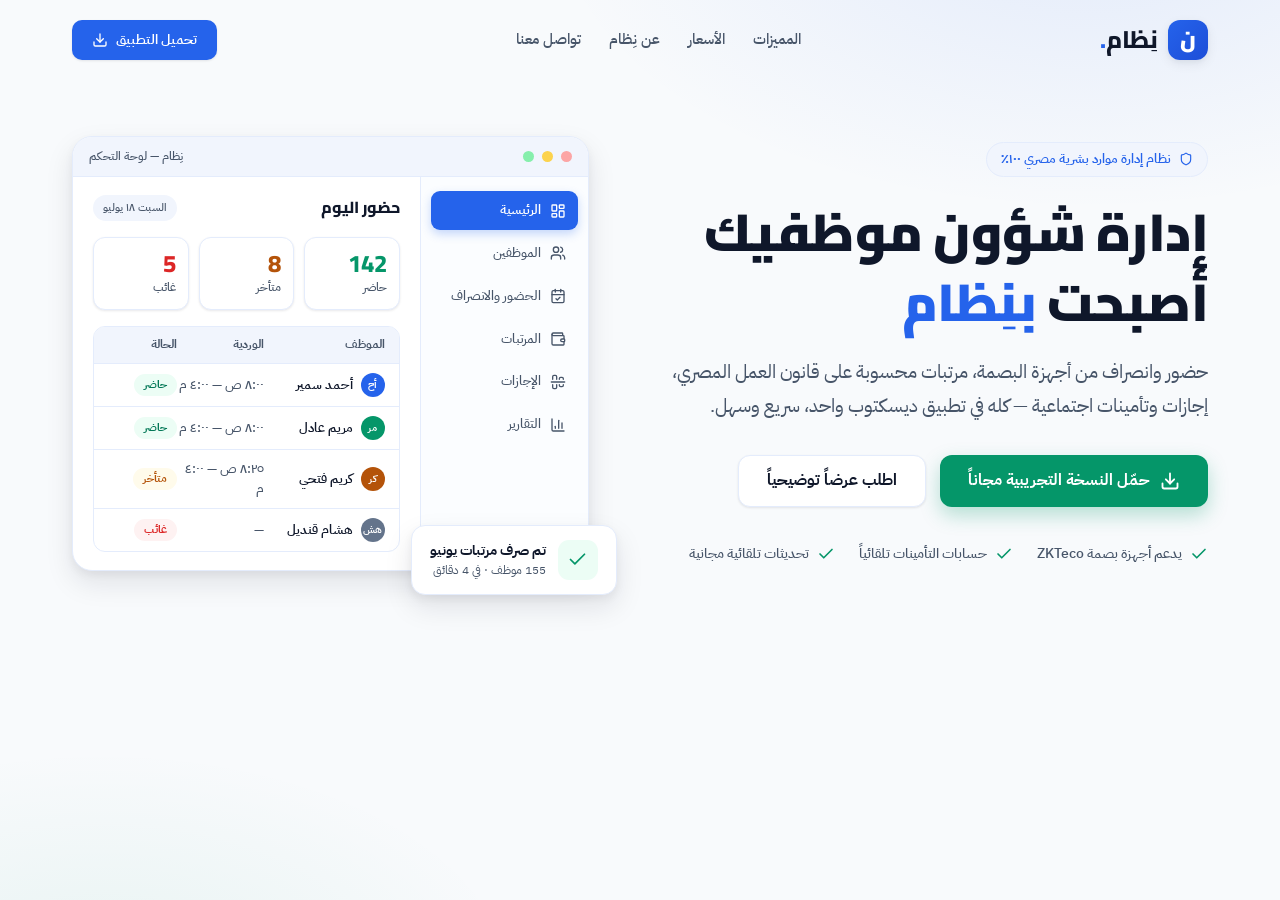
<file: design-system/nidham-hr/marketing/hero/index.html>
<!DOCTYPE html>
<html dir="rtl" lang="ar">
<head>
<meta charset="UTF-8">
<meta name="viewport" content="width=device-width, initial-scale=1.0">
<title>نِظام — إدارة الموارد البشرية بنِظام</title>
<style>
@import url('https://fonts.googleapis.com/css2?family=Cairo:wght@700;800;900&family=IBM+Plex+Sans+Arabic:wght@400;500;600;700&display=swap');

:root {
  --font-display: 'Cairo', 'IBM Plex Sans Arabic', system-ui, sans-serif;
  --font-text: 'IBM Plex Sans Arabic', system-ui, sans-serif;
  --color-background: #F8FAFC;
  --color-surface: #FFFFFF;
  --color-foreground: #0F172A;
  --color-foreground-muted: #475569;
  --color-primary: #2563EB;
  --color-primary-hover: #1D4ED8;
  --color-accent: #059669;
  --color-accent-hover: #047857;
  --color-border: #E4ECFC;
  --color-muted: #F1F5FD;
  --color-success-bg: #ECFDF5;
  --color-warning: #B45309;
  --color-warning-bg: #FFFBEB;
  --color-destructive: #DC2626;
  --color-destructive-bg: #FEF2F2;
  --shadow-sm: 0 1px 3px rgba(15,23,42,.06), 0 1px 2px rgba(15,23,42,.04);
  --shadow-md: 0 4px 12px rgba(15,23,42,.07), 0 2px 4px rgba(15,23,42,.04);
  --shadow-lg: 0 12px 28px rgba(15,23,42,.10), 0 4px 8px rgba(15,23,42,.05);
}
* { margin: 0; padding: 0; box-sizing: border-box; }
body {
  font-family: var(--font-text);
  color: var(--color-foreground);
  background:
    radial-gradient(900px 500px at 85% -10%, rgba(37,99,235,.10), transparent 60%),
    radial-gradient(700px 400px at 8% 110%, rgba(5,150,105,.07), transparent 60%),
    var(--color-background);
  line-height: 1.6;
  min-height: 100vh;
}
.container { max-width: 1200px; margin-inline: auto; padding-inline: 32px; }

/* ---------- Nav ---------- */
nav {
  display: flex; align-items: center; justify-content: space-between;
  padding-block: 20px;
}
.logo { display: flex; align-items: center; gap: 10px; }
.logo-mark {
  width: 40px; height: 40px; border-radius: 12px;
  background: linear-gradient(135deg, #2563EB, #1D4ED8);
  display: grid; place-items: center;
  color: #fff; font-family: var(--font-display); font-weight: 900; font-size: 22px;
  box-shadow: var(--shadow-md);
}
.logo-name { font-family: var(--font-display); font-weight: 800; font-size: 24px; }
.logo-name span { color: var(--color-primary); }
.nav-links { display: flex; gap: 28px; list-style: none; }
.nav-links a {
  text-decoration: none; color: var(--color-foreground-muted);
  font-size: 15px; font-weight: 500; transition: color .15s;
}
.nav-links a:hover { color: var(--color-primary); }
.nav-cta {
  display: inline-flex; align-items: center; gap: 8px;
  height: 40px; padding-inline: 20px; border-radius: 10px;
  background: var(--color-primary); color: #fff;
  font-family: var(--font-text); font-size: 14px; font-weight: 600;
  text-decoration: none; box-shadow: var(--shadow-sm); transition: background .15s;
}
.nav-cta:hover { background: var(--color-primary-hover); }

/* ---------- Hero ---------- */
.hero {
  display: grid; grid-template-columns: 1.05fr .95fr; gap: 48px;
  align-items: center; padding-block: 56px 72px;
}
.eyebrow {
  display: inline-flex; align-items: center; gap: 8px;
  background: var(--color-muted); border: 1px solid var(--color-border);
  color: var(--color-primary); border-radius: 9999px;
  padding: 6px 14px; font-size: 13px; font-weight: 600; margin-bottom: 20px;
}
.eyebrow svg { width: 14px; height: 14px; }
h1 {
  font-family: var(--font-display); font-weight: 900;
  font-size: 52px; line-height: 1.35; letter-spacing: -.5px;
  margin-bottom: 18px;
}
h1 .highlight { color: var(--color-primary); position: relative; }
.sub {
  font-size: 19px; color: var(--color-foreground-muted);
  max-width: 54ch; margin-bottom: 32px; line-height: 1.8;
}
.cta-row { display: flex; gap: 14px; align-items: center; margin-bottom: 36px; }
.btn {
  display: inline-flex; align-items: center; gap: 10px;
  height: 52px; padding-inline: 28px; border-radius: 12px;
  font-family: var(--font-text); font-size: 16px; font-weight: 700;
  text-decoration: none; transition: all .15s; cursor: pointer;
}
.btn svg { width: 20px; height: 20px; }
.btn-primary {
  background: var(--color-accent); color: #fff;
  box-shadow: 0 8px 20px rgba(5,150,105,.28);
}
.btn-primary:hover { background: var(--color-accent-hover); transform: translateY(-1px); }
.btn-secondary {
  background: var(--color-surface); color: var(--color-foreground);
  border: 1.5px solid var(--color-border); box-shadow: var(--shadow-sm);
}
.btn-secondary:hover { border-color: var(--color-primary); color: var(--color-primary); }
.trust { display: flex; gap: 24px; flex-wrap: wrap; }
.trust-item {
  display: flex; align-items: center; gap: 8px;
  font-size: 14px; font-weight: 500; color: var(--color-foreground-muted);
}
.trust-item svg { width: 18px; height: 18px; color: var(--color-accent); flex-shrink: 0; }

/* ---------- App mockup ---------- */
.mockup-wrap { position: relative; }
.mockup {
  background: var(--color-surface); border: 1px solid var(--color-border);
  border-radius: 20px; box-shadow: var(--shadow-lg); overflow: hidden;
}
.mockup-titlebar {
  display: flex; align-items: center; gap: 8px;
  background: var(--color-muted); border-bottom: 1px solid var(--color-border);
  padding: 10px 16px;
}
.mockup-titlebar .dot { width: 11px; height: 11px; border-radius: 50%; background: #CBD5E1; }
.mockup-titlebar .dot:first-child { background: #FCA5A5; }
.mockup-titlebar .dot:nth-child(2) { background: #FCD34D; }
.mockup-titlebar .dot:nth-child(3) { background: #86EFAC; }
.mockup-titlebar .title { margin-inline-start: auto; font-size: 12px; color: var(--color-foreground-muted); font-weight: 500; }
.mockup-body { display: grid; grid-template-columns: 168px 1fr; min-height: 380px; }
.mockup-side {
  border-inline-end: 1px solid var(--color-border);
  padding: 14px 10px; background: #FBFDFF;
  display: flex; flex-direction: column; gap: 4px;
}
.side-item {
  display: flex; align-items: center; gap: 9px;
  padding: 9px 12px; border-radius: 9px;
  font-size: 13px; font-weight: 500; color: var(--color-foreground-muted);
}
.side-item svg { width: 16px; height: 16px; }
.side-item.active { background: var(--color-primary); color: #fff; font-weight: 600; box-shadow: 0 4px 10px rgba(37,99,235,.25); }
.mockup-main { padding: 18px 20px; }
.mockup-header { display: flex; justify-content: space-between; align-items: center; margin-bottom: 16px; }
.mockup-header h3 { font-family: var(--font-display); font-size: 16px; font-weight: 800; }
.mockup-date { font-size: 11px; color: var(--color-foreground-muted); background: var(--color-muted); padding: 4px 10px; border-radius: 9999px; font-weight: 500; }
.stats { display: grid; grid-template-columns: repeat(3, 1fr); gap: 10px; margin-bottom: 16px; }
.stat {
  border: 1px solid var(--color-border); border-radius: 12px; padding: 12px;
  box-shadow: var(--shadow-sm); background: var(--color-surface);
}
.stat .num { font-family: var(--font-display); font-size: 24px; font-weight: 800; line-height: 1.2; }
.stat .lbl { font-size: 11.5px; color: var(--color-foreground-muted); font-weight: 500; }
.stat.ok .num { color: var(--color-accent); }
.stat.warn .num { color: var(--color-warning); }
.stat.bad .num { color: var(--color-destructive); }
.mockup-table { border: 1px solid var(--color-border); border-radius: 12px; overflow: hidden; }
.trow {
  display: grid; grid-template-columns: 1.4fr 1fr .8fr; align-items: center;
  padding: 9px 14px; font-size: 12.5px; border-bottom: 1px solid var(--color-border);
}
.trow:last-child { border-bottom: none; }
.trow.thead { background: var(--color-muted); font-weight: 700; font-size: 11.5px; color: var(--color-foreground-muted); }
.emp { display: flex; align-items: center; gap: 8px; font-weight: 600; }
.avatar {
  width: 24px; height: 24px; border-radius: 50%; flex-shrink: 0;
  display: grid; place-items: center; color: #fff; font-size: 10px; font-weight: 700;
}
.badge {
  justify-self: start; padding: 2.5px 10px; border-radius: 9999px;
  font-size: 10.5px; font-weight: 700;
}
.badge.ok { color: #047857; background: var(--color-success-bg); }
.badge.warn { color: var(--color-warning); background: var(--color-warning-bg); }
.badge.bad { color: var(--color-destructive); background: var(--color-destructive-bg); }
.time { color: var(--color-foreground-muted); font-weight: 500; }

.float-card {
  position: absolute; bottom: -24px; inset-inline-start: -28px;
  background: var(--color-surface); border: 1px solid var(--color-border);
  border-radius: 14px; box-shadow: var(--shadow-lg);
  padding: 14px 18px; display: flex; align-items: center; gap: 12px;
}
.float-icon {
  width: 40px; height: 40px; border-radius: 11px;
  background: var(--color-success-bg); color: var(--color-accent);
  display: grid; place-items: center;
}
.float-icon svg { width: 21px; height: 21px; }
.float-card .t1 { font-size: 13.5px; font-weight: 700; }
.float-card .t2 { font-size: 12px; color: var(--color-foreground-muted); }

@media (max-width: 980px) {
  .hero { grid-template-columns: 1fr; }
  h1 { font-size: 38px; }
  .nav-links { display: none; }
}
</style>
</head>
<body>

<div class="container">
  <nav>
    <div class="logo">
      <div class="logo-mark">ن</div>
      <div class="logo-name">نِظام<span>.</span></div>
    </div>
    <ul class="nav-links">
      <li><a href="#">المميزات</a></li>
      <li><a href="#">الأسعار</a></li>
      <li><a href="#">عن نِظام</a></li>
      <li><a href="#">تواصل معنا</a></li>
    </ul>
    <a class="nav-cta" href="#">
      تحميل التطبيق
      <svg viewBox="0 0 24 24" fill="none" stroke="currentColor" stroke-width="2" stroke-linecap="round" stroke-linejoin="round" width="16" height="16"><path d="M21 15v4a2 2 0 0 1-2 2H5a2 2 0 0 1-2-2v-4"/><polyline points="7 10 12 15 17 10"/><line x1="12" y1="15" x2="12" y2="3"/></svg>
    </a>
  </nav>

  <section class="hero">
    <div>
      <div class="eyebrow">
        <svg viewBox="0 0 24 24" fill="none" stroke="currentColor" stroke-width="2" stroke-linecap="round" stroke-linejoin="round"><path d="M20 13c0 5-3.5 7.5-7.66 8.95a1 1 0 0 1-.67-.01C7.5 20.5 4 18 4 13V6a1 1 0 0 1 1-1c2 0 4.5-1.2 6.24-2.72a1.17 1.17 0 0 1 1.52 0C14.51 3.81 17 5 19 5a1 1 0 0 1 1 1z"/></svg>
        نظام إدارة موارد بشرية مصري ١٠٠٪
      </div>
      <h1>إدارة شؤون موظفيك<br>أصبحت <span class="highlight">بنِظام</span></h1>
      <p class="sub">حضور وانصراف من أجهزة البصمة، مرتبات محسوبة على قانون العمل المصري، إجازات وتأمينات اجتماعية — كله في تطبيق ديسكتوب واحد، سريع وسهل.</p>
      <div class="cta-row">
        <a class="btn btn-primary" href="#">
          <svg viewBox="0 0 24 24" fill="none" stroke="currentColor" stroke-width="2.2" stroke-linecap="round" stroke-linejoin="round"><path d="M21 15v4a2 2 0 0 1-2 2H5a2 2 0 0 1-2-2v-4"/><polyline points="7 10 12 15 17 10"/><line x1="12" y1="15" x2="12" y2="3"/></svg>
          حمّل النسخة التجريبية مجاناً
        </a>
        <a class="btn btn-secondary" href="#">اطلب عرضاً توضيحياً</a>
      </div>
      <div class="trust">
        <div class="trust-item">
          <svg viewBox="0 0 24 24" fill="none" stroke="currentColor" stroke-width="2.2" stroke-linecap="round" stroke-linejoin="round"><path d="M20 6 9 17l-5-5"/></svg>
          يدعم أجهزة بصمة ZKTeco
        </div>
        <div class="trust-item">
          <svg viewBox="0 0 24 24" fill="none" stroke="currentColor" stroke-width="2.2" stroke-linecap="round" stroke-linejoin="round"><path d="M20 6 9 17l-5-5"/></svg>
          حسابات التأمينات تلقائياً
        </div>
        <div class="trust-item">
          <svg viewBox="0 0 24 24" fill="none" stroke="currentColor" stroke-width="2.2" stroke-linecap="round" stroke-linejoin="round"><path d="M20 6 9 17l-5-5"/></svg>
          تحديثات تلقائية مجانية
        </div>
      </div>
    </div>

    <div class="mockup-wrap">
      <div class="mockup">
        <div class="mockup-titlebar">
          <div class="dot"></div><div class="dot"></div><div class="dot"></div>
          <div class="title">نِظام — لوحة التحكم</div>
        </div>
        <div class="mockup-body">
          <aside class="mockup-side">
            <div class="side-item active">
              <svg viewBox="0 0 24 24" fill="none" stroke="currentColor" stroke-width="2" stroke-linecap="round" stroke-linejoin="round"><rect width="7" height="9" x="3" y="3" rx="1"/><rect width="7" height="5" x="14" y="3" rx="1"/><rect width="7" height="9" x="14" y="12" rx="1"/><rect width="7" height="5" x="3" y="16" rx="1"/></svg>
              الرئيسية
            </div>
            <div class="side-item">
              <svg viewBox="0 0 24 24" fill="none" stroke="currentColor" stroke-width="2" stroke-linecap="round" stroke-linejoin="round"><path d="M16 21v-2a4 4 0 0 0-4-4H6a4 4 0 0 0-4 4v2"/><circle cx="9" cy="7" r="4"/><path d="M22 21v-2a4 4 0 0 0-3-3.87"/><path d="M16 3.13a4 4 0 0 1 0 7.75"/></svg>
              الموظفين
            </div>
            <div class="side-item">
              <svg viewBox="0 0 24 24" fill="none" stroke="currentColor" stroke-width="2" stroke-linecap="round" stroke-linejoin="round"><path d="M8 2v4"/><path d="M16 2v4"/><rect width="18" height="18" x="3" y="4" rx="2"/><path d="M3 10h18"/><path d="m9 16 2 2 4-4"/></svg>
              الحضور والانصراف
            </div>
            <div class="side-item">
              <svg viewBox="0 0 24 24" fill="none" stroke="currentColor" stroke-width="2" stroke-linecap="round" stroke-linejoin="round"><path d="M19 7V4a1 1 0 0 0-1-1H5a2 2 0 0 0 0 4h15a1 1 0 0 1 1 1v4h-3a2 2 0 0 0 0 4h3a1 1 0 0 0 1-1v-2a1 1 0 0 0-1-1"/><path d="M3 5v14a2 2 0 0 0 2 2h15a1 1 0 0 0 1-1v-4"/></svg>
              المرتبات
            </div>
            <div class="side-item">
              <svg viewBox="0 0 24 24" fill="none" stroke="currentColor" stroke-width="2" stroke-linecap="round" stroke-linejoin="round"><path d="M2 12h20"/><path d="M10 16v4a2 2 0 0 1-2 2H6a2 2 0 0 1-2-2v-4"/><path d="M10 8V4a2 2 0 0 0-2-2H6a2 2 0 0 0-2 2v4"/><path d="M20 16v1a2 2 0 0 1-2 2h-2a2 2 0 0 1-2-2v-1"/><path d="M14 8V7c0-1.1.9-2 2-2h2a2 2 0 0 1 2 2v1"/></svg>
              الإجازات
            </div>
            <div class="side-item">
              <svg viewBox="0 0 24 24" fill="none" stroke="currentColor" stroke-width="2" stroke-linecap="round" stroke-linejoin="round"><path d="M3 3v16a2 2 0 0 0 2 2h16"/><path d="M18 17V9"/><path d="M13 17V5"/><path d="M8 17v-3"/></svg>
              التقارير
            </div>
          </aside>
          <main class="mockup-main">
            <div class="mockup-header">
              <h3>حضور اليوم</h3>
              <div class="mockup-date">السبت ١٨ يوليو</div>
            </div>
            <div class="stats">
              <div class="stat ok"><div class="num">142</div><div class="lbl">حاضر</div></div>
              <div class="stat warn"><div class="num">8</div><div class="lbl">متأخر</div></div>
              <div class="stat bad"><div class="num">5</div><div class="lbl">غائب</div></div>
            </div>
            <div class="mockup-table">
              <div class="trow thead"><div>الموظف</div><div>الوردية</div><div>الحالة</div></div>
              <div class="trow">
                <div class="emp"><div class="avatar" style="background:#2563EB">أح</div>أحمد سمير</div>
                <div class="time">٨:٠٠ ص — ٤:٠٠ م</div>
                <div class="badge ok">حاضر</div>
              </div>
              <div class="trow">
                <div class="emp"><div class="avatar" style="background:#059669">مر</div>مريم عادل</div>
                <div class="time">٨:٠٠ ص — ٤:٠٠ م</div>
                <div class="badge ok">حاضر</div>
              </div>
              <div class="trow">
                <div class="emp"><div class="avatar" style="background:#B45309">كر</div>كريم فتحي</div>
                <div class="time">٨:٢٥ ص — ٤:٠٠ م</div>
                <div class="badge warn">متأخر</div>
              </div>
              <div class="trow">
                <div class="emp"><div class="avatar" style="background:#64748B">هش</div>هشام قنديل</div>
                <div class="time">—</div>
                <div class="badge bad">غائب</div>
              </div>
            </div>
          </main>
        </div>
      </div>
      <div class="float-card">
        <div class="float-icon">
          <svg viewBox="0 0 24 24" fill="none" stroke="currentColor" stroke-width="2" stroke-linecap="round" stroke-linejoin="round"><path d="M20 6 9 17l-5-5"/></svg>
        </div>
        <div>
          <div class="t1">تم صرف مرتبات يونيو</div>
          <div class="t2">155 موظف · في 4 دقائق</div>
        </div>
      </div>
    </div>
  </section>
</div>

</body>
</html>
</file>
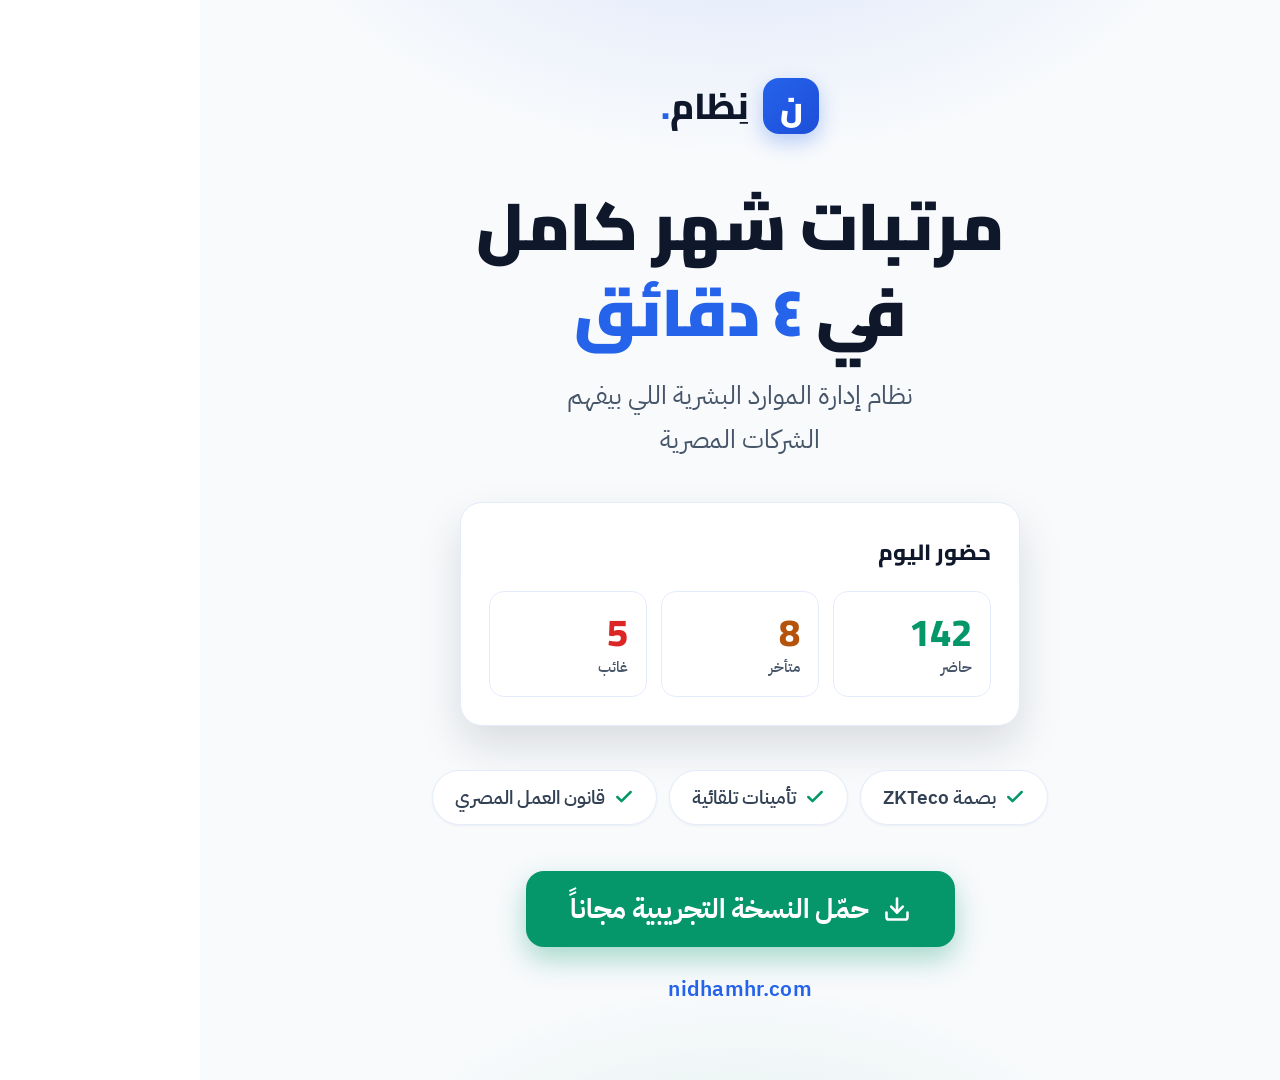
<file: design-system/nidham-hr/marketing/banners/banner-1080x1080.html>
<!DOCTYPE html>
<html dir="rtl" lang="ar">
<head>
<meta charset="UTF-8">
<title>Nidham HR — Instagram/Facebook Square 1080×1080</title>
<style>
@import url('https://fonts.googleapis.com/css2?family=Cairo:wght@700;800;900&family=IBM+Plex+Sans+Arabic:wght@400;500;600;700&display=swap');
* { margin: 0; padding: 0; box-sizing: border-box; }
body { width: 1080px; height: 1080px; overflow: hidden; }
.banner {
  width: 1080px; height: 1080px; position: relative;
  font-family: 'IBM Plex Sans Arabic', system-ui, sans-serif;
  color: #0F172A; text-align: center;
  background:
    radial-gradient(760px 480px at 50% -14%, rgba(37,99,235,.15), transparent 64%),
    radial-gradient(640px 420px at 50% 116%, rgba(5,150,105,.11), transparent 64%),
    #F8FAFC;
  display: flex; flex-direction: column; align-items: center;
  padding: 72px 80px;
}
.logo { display: flex; align-items: center; gap: 14px; margin-bottom: 44px; }
.logo-mark {
  width: 56px; height: 56px; border-radius: 16px;
  background: linear-gradient(135deg, #2563EB, #1D4ED8);
  display: grid; place-items: center;
  color: #fff; font-family: 'Cairo'; font-weight: 900; font-size: 32px;
  box-shadow: 0 8px 20px rgba(37,99,235,.30);
}
.logo-name { font-family: 'Cairo'; font-weight: 800; font-size: 36px; }
.logo-name span { color: #2563EB; }
h1 {
  font-family: 'Cairo'; font-weight: 900; font-size: 66px;
  line-height: 1.3; letter-spacing: -.5px; margin-bottom: 18px;
}
h1 .hl { color: #2563EB; }
.sub { font-size: 26px; color: #475569; line-height: 1.7; margin-bottom: 40px; max-width: 26ch; }
.card {
  width: 560px; background: #fff; border: 1px solid #E4ECFC;
  border-radius: 22px; box-shadow: 0 20px 44px rgba(15,23,42,.13);
  padding: 28px; text-align: start; margin-bottom: 44px;
}
.card h3 { font-family: 'Cairo'; font-size: 22px; font-weight: 800; margin-bottom: 18px; }
.stats { display: grid; grid-template-columns: repeat(3, 1fr); gap: 14px; }
.stat { border: 1px solid #E4ECFC; border-radius: 15px; padding: 18px; }
.stat .num { font-family: 'Cairo'; font-size: 38px; font-weight: 800; line-height: 1.2; }
.stat .lbl { font-size: 15px; color: #475569; font-weight: 500; }
.stat.ok .num { color: #059669; }
.stat.warn .num { color: #B45309; }
.stat.bad .num { color: #DC2626; }
.chips { display: flex; gap: 12px; justify-content: center; flex-wrap: wrap; margin-bottom: 46px; }
.chip {
  display: inline-flex; align-items: center; gap: 9px;
  background: #fff; border: 1.5px solid #E4ECFC; border-radius: 9999px;
  padding: 12px 22px; font-size: 19px; font-weight: 600; color: #334155;
  box-shadow: 0 1px 3px rgba(15,23,42,.05);
}
.chip svg { width: 20px; height: 20px; color: #059669; }
.cta {
  display: inline-flex; align-items: center; gap: 14px;
  height: 76px; padding-inline: 44px; border-radius: 18px;
  background: #059669; color: #fff;
  font-size: 27px; font-weight: 700;
  box-shadow: 0 12px 28px rgba(5,150,105,.34);
}
.cta svg { width: 28px; height: 28px; }
.site { margin-top: 26px; font-size: 21px; font-weight: 600; color: #2563EB; letter-spacing: .3px; }
</style>
</head>
<body>
<div class="banner">
  <div class="logo">
    <div class="logo-mark">ن</div>
    <div class="logo-name">نِظام<span>.</span></div>
  </div>
  <h1>مرتبات شهر كامل<br>في <span class="hl">٤ دقائق</span></h1>
  <p class="sub">نظام إدارة الموارد البشرية اللي بيفهم الشركات المصرية</p>
  <div class="card">
    <h3>حضور اليوم</h3>
    <div class="stats">
      <div class="stat ok"><div class="num">142</div><div class="lbl">حاضر</div></div>
      <div class="stat warn"><div class="num">8</div><div class="lbl">متأخر</div></div>
      <div class="stat bad"><div class="num">5</div><div class="lbl">غائب</div></div>
    </div>
  </div>
  <div class="chips">
    <div class="chip"><svg viewBox="0 0 24 24" fill="none" stroke="currentColor" stroke-width="3" stroke-linecap="round" stroke-linejoin="round"><path d="M20 6 9 17l-5-5"/></svg>بصمة ZKTeco</div>
    <div class="chip"><svg viewBox="0 0 24 24" fill="none" stroke="currentColor" stroke-width="3" stroke-linecap="round" stroke-linejoin="round"><path d="M20 6 9 17l-5-5"/></svg>تأمينات تلقائية</div>
    <div class="chip"><svg viewBox="0 0 24 24" fill="none" stroke="currentColor" stroke-width="3" stroke-linecap="round" stroke-linejoin="round"><path d="M20 6 9 17l-5-5"/></svg>قانون العمل المصري</div>
  </div>
  <div class="cta">
    <svg viewBox="0 0 24 24" fill="none" stroke="currentColor" stroke-width="2.2" stroke-linecap="round" stroke-linejoin="round"><path d="M21 15v4a2 2 0 0 1-2 2H5a2 2 0 0 1-2-2v-4"/><polyline points="7 10 12 15 17 10"/><line x1="12" y1="15" x2="12" y2="3"/></svg>
    حمّل النسخة التجريبية مجاناً
  </div>
  <div class="site">nidhamhr.com</div>
</div>
</body>
</html>
</file>
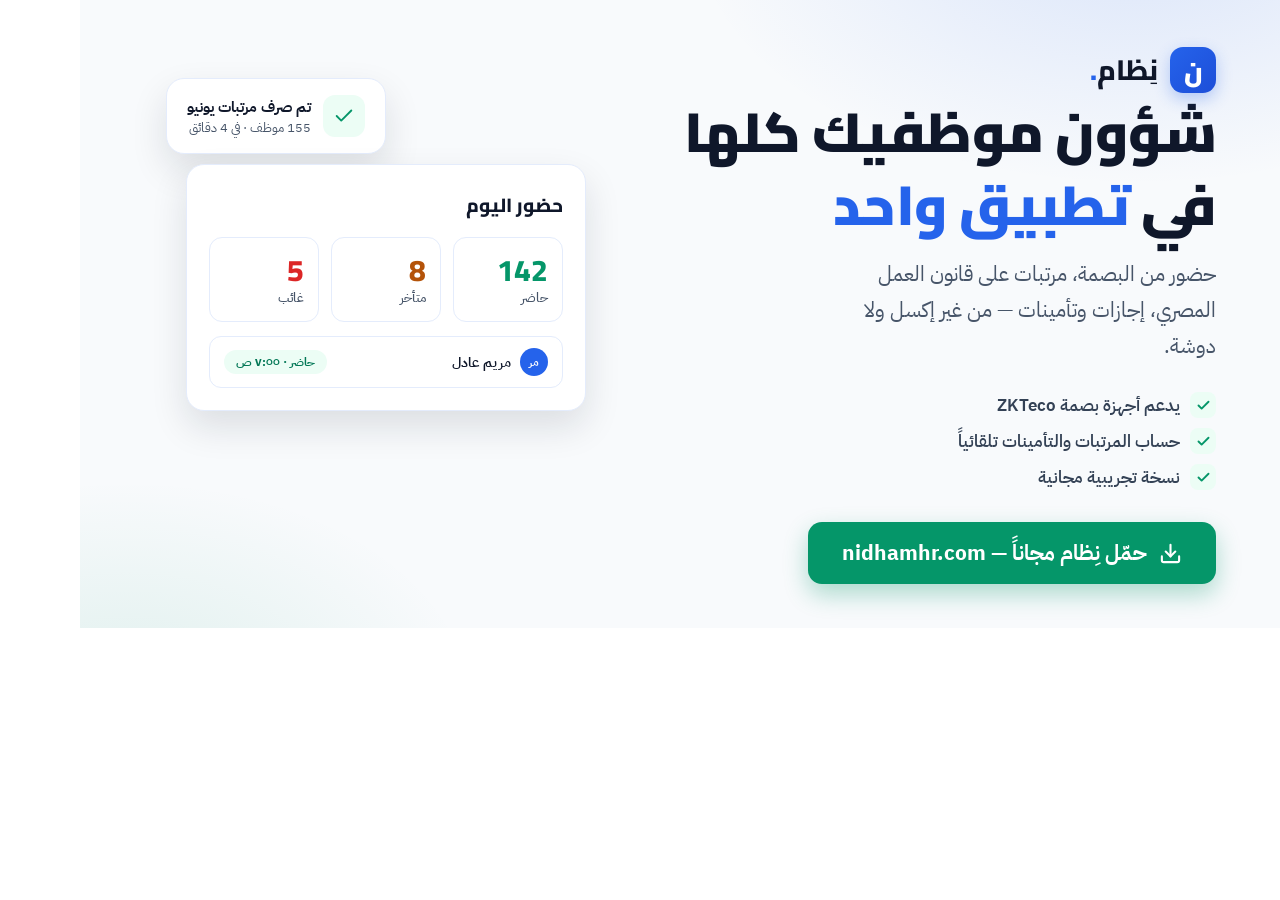
<file: design-system/nidham-hr/marketing/banners/banner-1200x628.html>
<!DOCTYPE html>
<html dir="rtl" lang="ar">
<head>
<meta charset="UTF-8">
<title>Nidham HR — Facebook/LinkedIn Ad 1200×628</title>
<style>
@import url('https://fonts.googleapis.com/css2?family=Cairo:wght@700;800;900&family=IBM+Plex+Sans+Arabic:wght@400;500;600;700&display=swap');
* { margin: 0; padding: 0; box-sizing: border-box; }
body { width: 1200px; height: 628px; overflow: hidden; }
.banner {
  width: 1200px; height: 628px; position: relative;
  font-family: 'IBM Plex Sans Arabic', system-ui, sans-serif;
  color: #0F172A;
  background:
    radial-gradient(720px 420px at 88% -12%, rgba(37,99,235,.14), transparent 62%),
    radial-gradient(560px 360px at 4% 112%, rgba(5,150,105,.10), transparent 62%),
    #F8FAFC;
  display: grid; grid-template-columns: 1.1fr .9fr;
  align-items: center; padding: 56px 64px;
}
.logo { display: flex; align-items: center; gap: 12px; position: absolute; top: 44px; inset-inline-start: 64px; }
.logo-mark {
  width: 46px; height: 46px; border-radius: 13px;
  background: linear-gradient(135deg, #2563EB, #1D4ED8);
  display: grid; place-items: center;
  color: #fff; font-family: 'Cairo'; font-weight: 900; font-size: 26px;
  box-shadow: 0 6px 16px rgba(37,99,235,.30);
}
.logo-name { font-family: 'Cairo'; font-weight: 800; font-size: 28px; }
.logo-name span { color: #2563EB; }
.content { padding-top: 40px; }
h1 {
  font-family: 'Cairo'; font-weight: 900; font-size: 55px;
  line-height: 1.32; letter-spacing: -.5px; margin-bottom: 16px;
}
h1 .hl { color: #2563EB; }
.sub { font-size: 21px; color: #475569; line-height: 1.7; margin-bottom: 28px; max-width: 30ch; }
.features { display: flex; flex-direction: column; gap: 10px; margin-bottom: 32px; }
.feat { display: flex; align-items: center; gap: 10px; font-size: 17px; font-weight: 600; color: #334155; }
.feat .ic {
  width: 26px; height: 26px; border-radius: 8px; flex-shrink: 0;
  background: #ECFDF5; color: #059669; display: grid; place-items: center;
}
.feat .ic svg { width: 15px; height: 15px; }
.cta {
  display: inline-flex; align-items: center; gap: 12px;
  height: 62px; padding-inline: 34px; border-radius: 14px;
  background: #059669; color: #fff;
  font-family: 'IBM Plex Sans Arabic'; font-size: 21px; font-weight: 700;
  box-shadow: 0 10px 24px rgba(5,150,105,.32);
}
.cta svg { width: 23px; height: 23px; }
/* Mockup fragment */
.visual { position: relative; height: 100%; }
.card {
  position: absolute; background: #fff; border: 1px solid #E4ECFC;
  border-radius: 18px; box-shadow: 0 16px 36px rgba(15,23,42,.12);
}
.main-card { width: 400px; top: 108px; inset-inline-start: 40px; padding: 22px; }
.main-card h3 { font-family: 'Cairo'; font-size: 19px; font-weight: 800; margin-bottom: 14px; }
.stats { display: grid; grid-template-columns: repeat(3, 1fr); gap: 12px; }
.stat { border: 1px solid #E4ECFC; border-radius: 13px; padding: 14px; background: #fff; }
.stat .num { font-family: 'Cairo'; font-size: 30px; font-weight: 800; line-height: 1.2; }
.stat .lbl { font-size: 13px; color: #475569; font-weight: 500; }
.stat.ok .num { color: #059669; }
.stat.warn .num { color: #B45309; }
.stat.bad .num { color: #DC2626; }
.row { display: flex; align-items: center; justify-content: space-between; margin-top: 14px; padding: 11px 14px; border: 1px solid #E4ECFC; border-radius: 12px; }
.emp { display: flex; align-items: center; gap: 9px; font-size: 14px; font-weight: 600; }
.avatar { width: 28px; height: 28px; border-radius: 50%; background: #2563EB; color: #fff; display: grid; place-items: center; font-size: 11px; font-weight: 700; }
.badge { padding: 3px 12px; border-radius: 9999px; font-size: 12px; font-weight: 700; color: #047857; background: #ECFDF5; }
.pay-card { top: 22px; inset-inline-start: 240px; padding: 16px 20px; display: flex; align-items: center; gap: 12px; }
.pay-ic { width: 42px; height: 42px; border-radius: 12px; background: #ECFDF5; color: #059669; display: grid; place-items: center; }
.pay-ic svg { width: 22px; height: 22px; }
.pay-card .t1 { font-size: 15px; font-weight: 700; }
.pay-card .t2 { font-size: 13px; color: #475569; }
</style>
</head>
<body>
<div class="banner">
  <div class="logo">
    <div class="logo-mark">ن</div>
    <div class="logo-name">نِظام<span>.</span></div>
  </div>
  <div class="content">
    <h1>شؤون موظفيك كلها<br>في <span class="hl">تطبيق واحد</span></h1>
    <p class="sub">حضور من البصمة، مرتبات على قانون العمل المصري، إجازات وتأمينات — من غير إكسل ولا دوشة.</p>
    <div class="features">
      <div class="feat"><div class="ic"><svg viewBox="0 0 24 24" fill="none" stroke="currentColor" stroke-width="3" stroke-linecap="round" stroke-linejoin="round"><path d="M20 6 9 17l-5-5"/></svg></div>يدعم أجهزة بصمة ZKTeco</div>
      <div class="feat"><div class="ic"><svg viewBox="0 0 24 24" fill="none" stroke="currentColor" stroke-width="3" stroke-linecap="round" stroke-linejoin="round"><path d="M20 6 9 17l-5-5"/></svg></div>حساب المرتبات والتأمينات تلقائياً</div>
      <div class="feat"><div class="ic"><svg viewBox="0 0 24 24" fill="none" stroke="currentColor" stroke-width="3" stroke-linecap="round" stroke-linejoin="round"><path d="M20 6 9 17l-5-5"/></svg></div>نسخة تجريبية مجانية</div>
    </div>
    <div class="cta">
      <svg viewBox="0 0 24 24" fill="none" stroke="currentColor" stroke-width="2.2" stroke-linecap="round" stroke-linejoin="round"><path d="M21 15v4a2 2 0 0 1-2 2H5a2 2 0 0 1-2-2v-4"/><polyline points="7 10 12 15 17 10"/><line x1="12" y1="15" x2="12" y2="3"/></svg>
      حمّل نِظام مجاناً — nidhamhr.com
    </div>
  </div>
  <div class="visual">
    <div class="card pay-card">
      <div class="pay-ic"><svg viewBox="0 0 24 24" fill="none" stroke="currentColor" stroke-width="2" stroke-linecap="round" stroke-linejoin="round"><path d="M20 6 9 17l-5-5"/></svg></div>
      <div>
        <div class="t1">تم صرف مرتبات يونيو</div>
        <div class="t2">155 موظف · في 4 دقائق</div>
      </div>
    </div>
    <div class="card main-card">
      <h3>حضور اليوم</h3>
      <div class="stats">
        <div class="stat ok"><div class="num">142</div><div class="lbl">حاضر</div></div>
        <div class="stat warn"><div class="num">8</div><div class="lbl">متأخر</div></div>
        <div class="stat bad"><div class="num">5</div><div class="lbl">غائب</div></div>
      </div>
      <div class="row">
        <div class="emp"><div class="avatar">مر</div>مريم عادل</div>
        <div class="badge">حاضر · ٧:٥٥ ص</div>
      </div>
    </div>
  </div>
</div>
</body>
</html>
</file>
